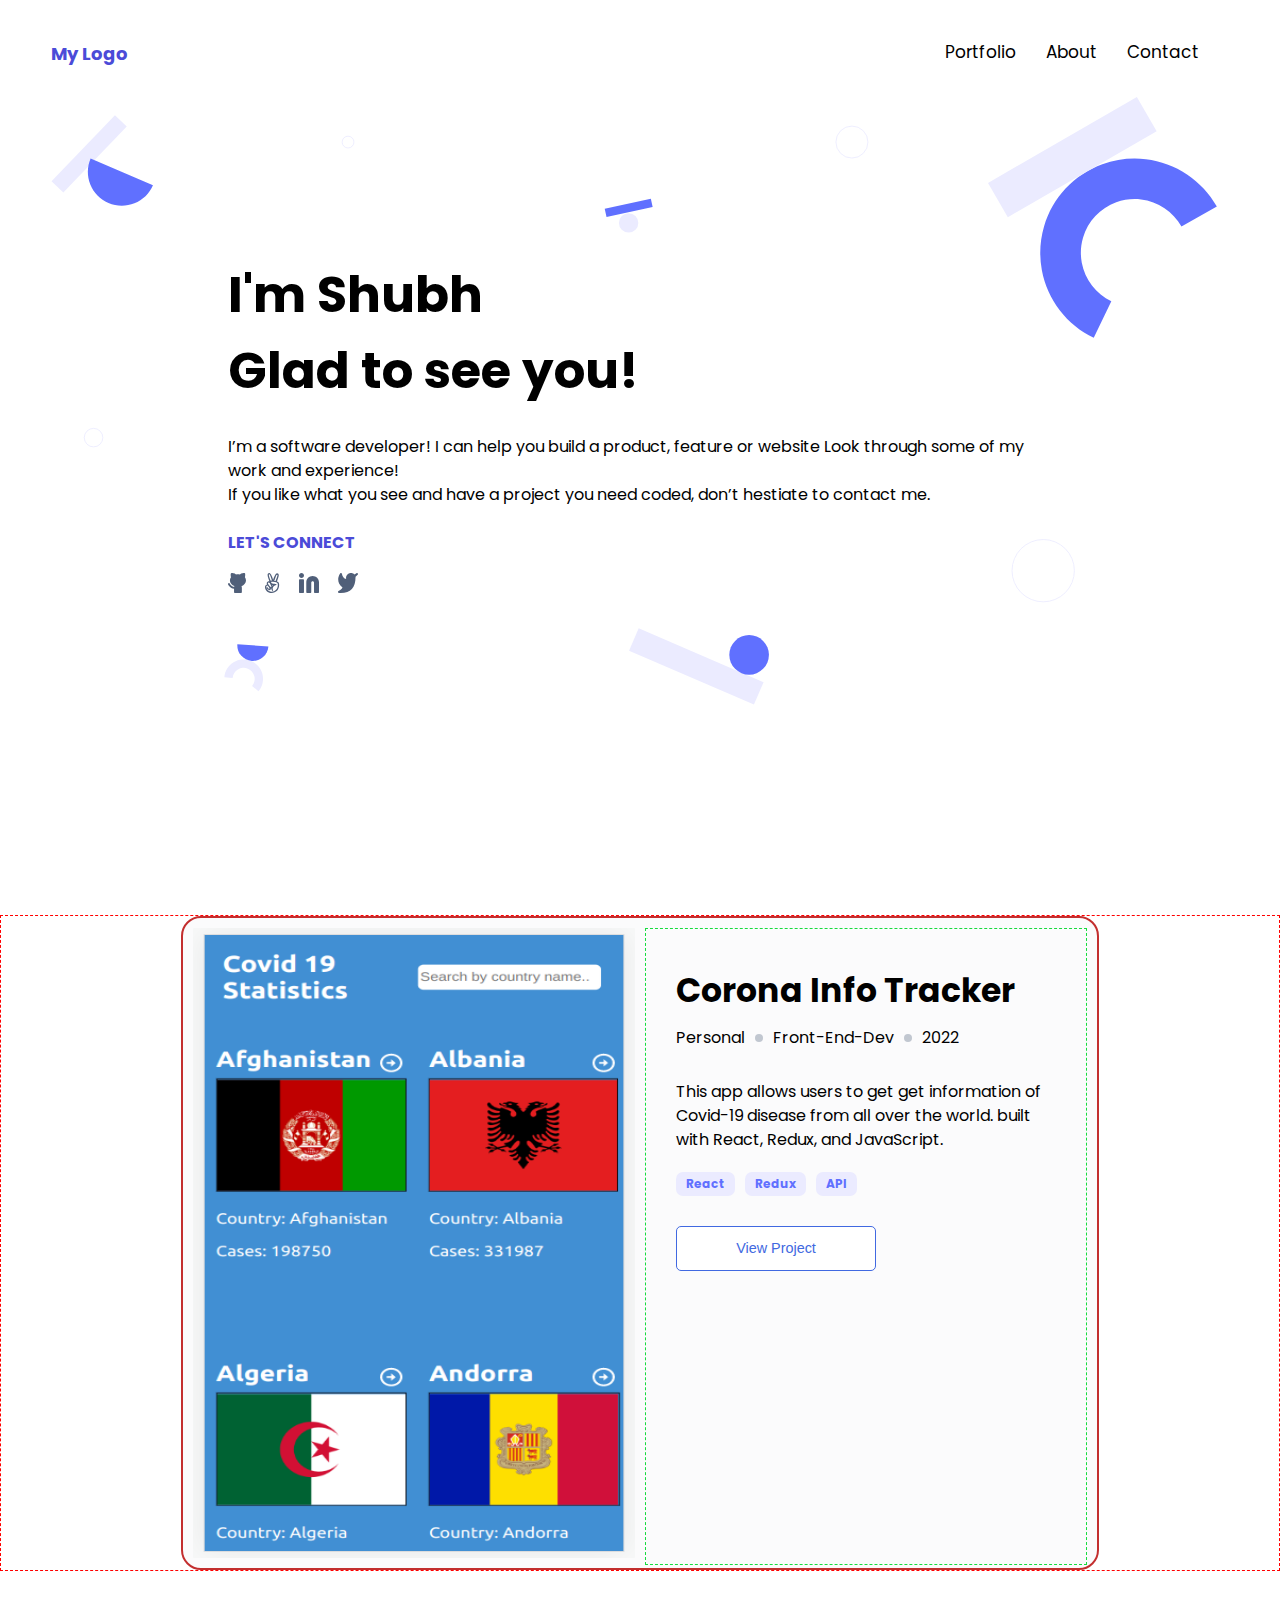
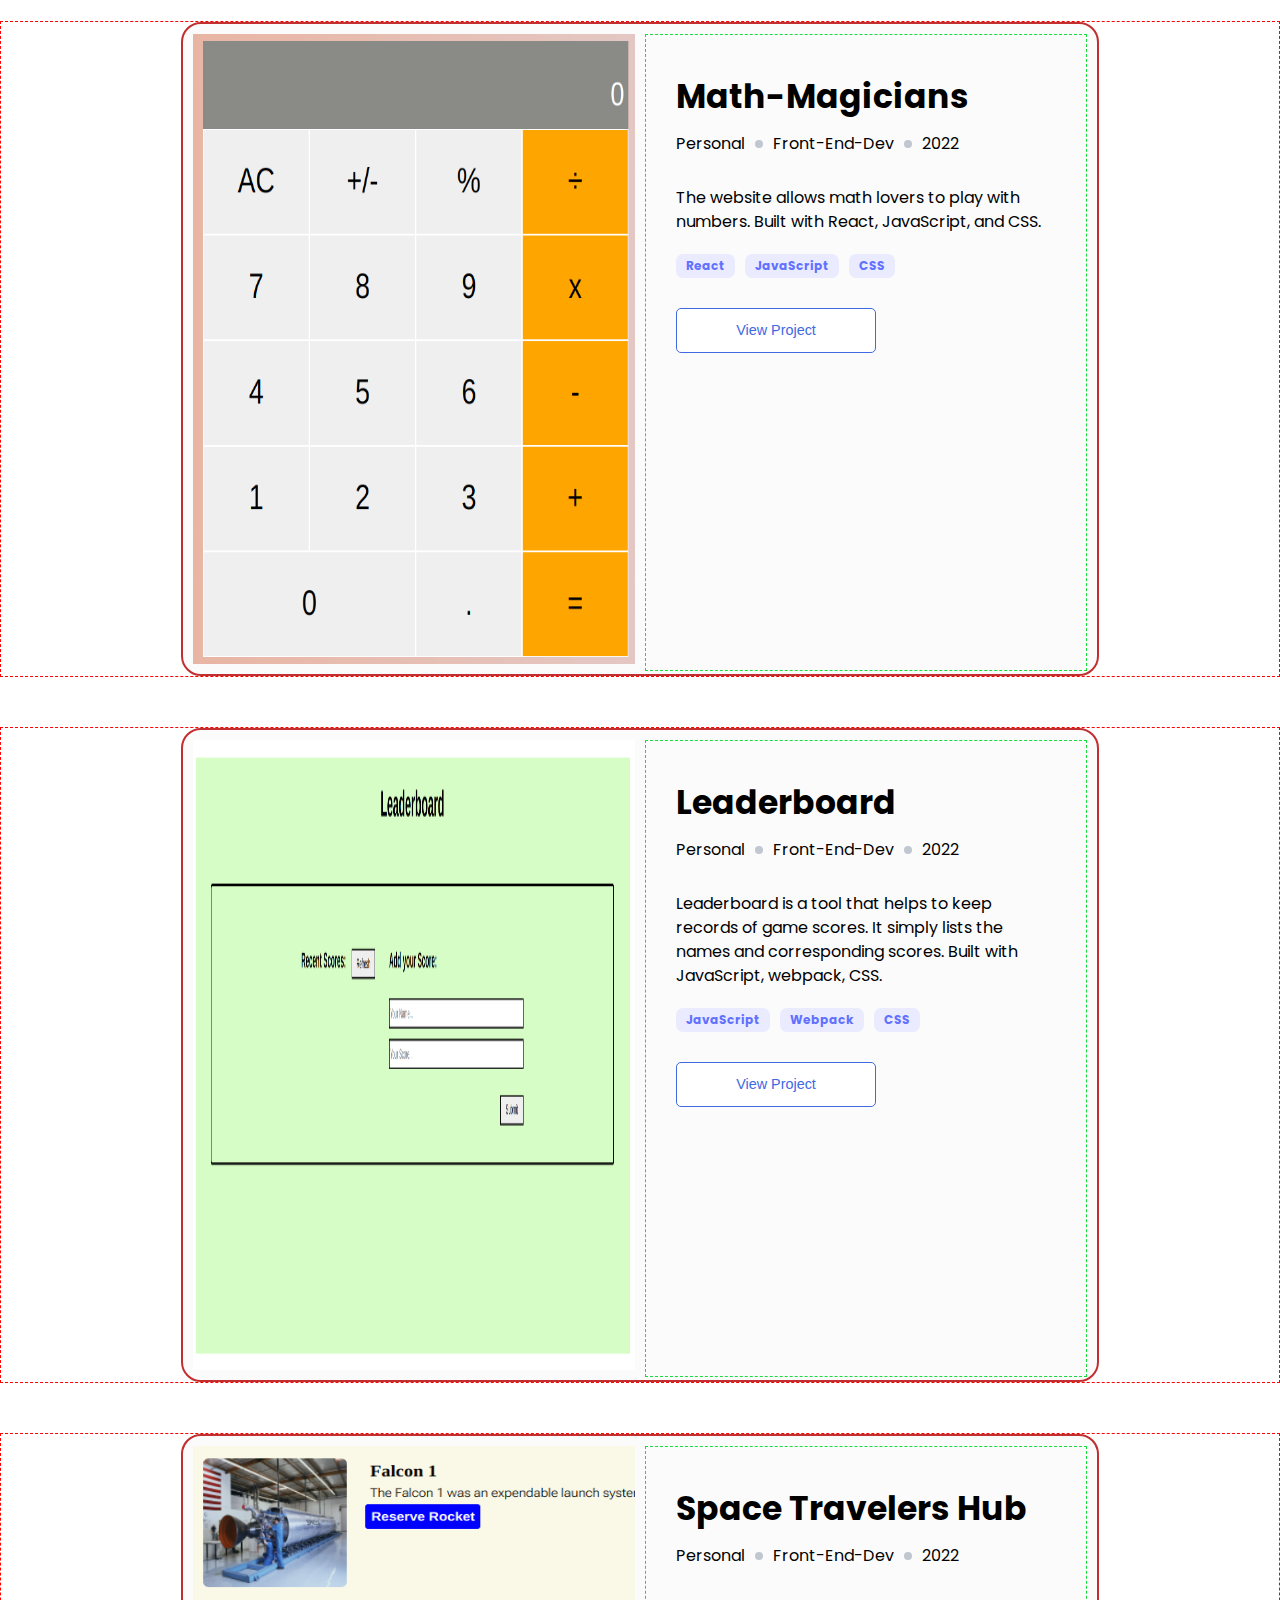
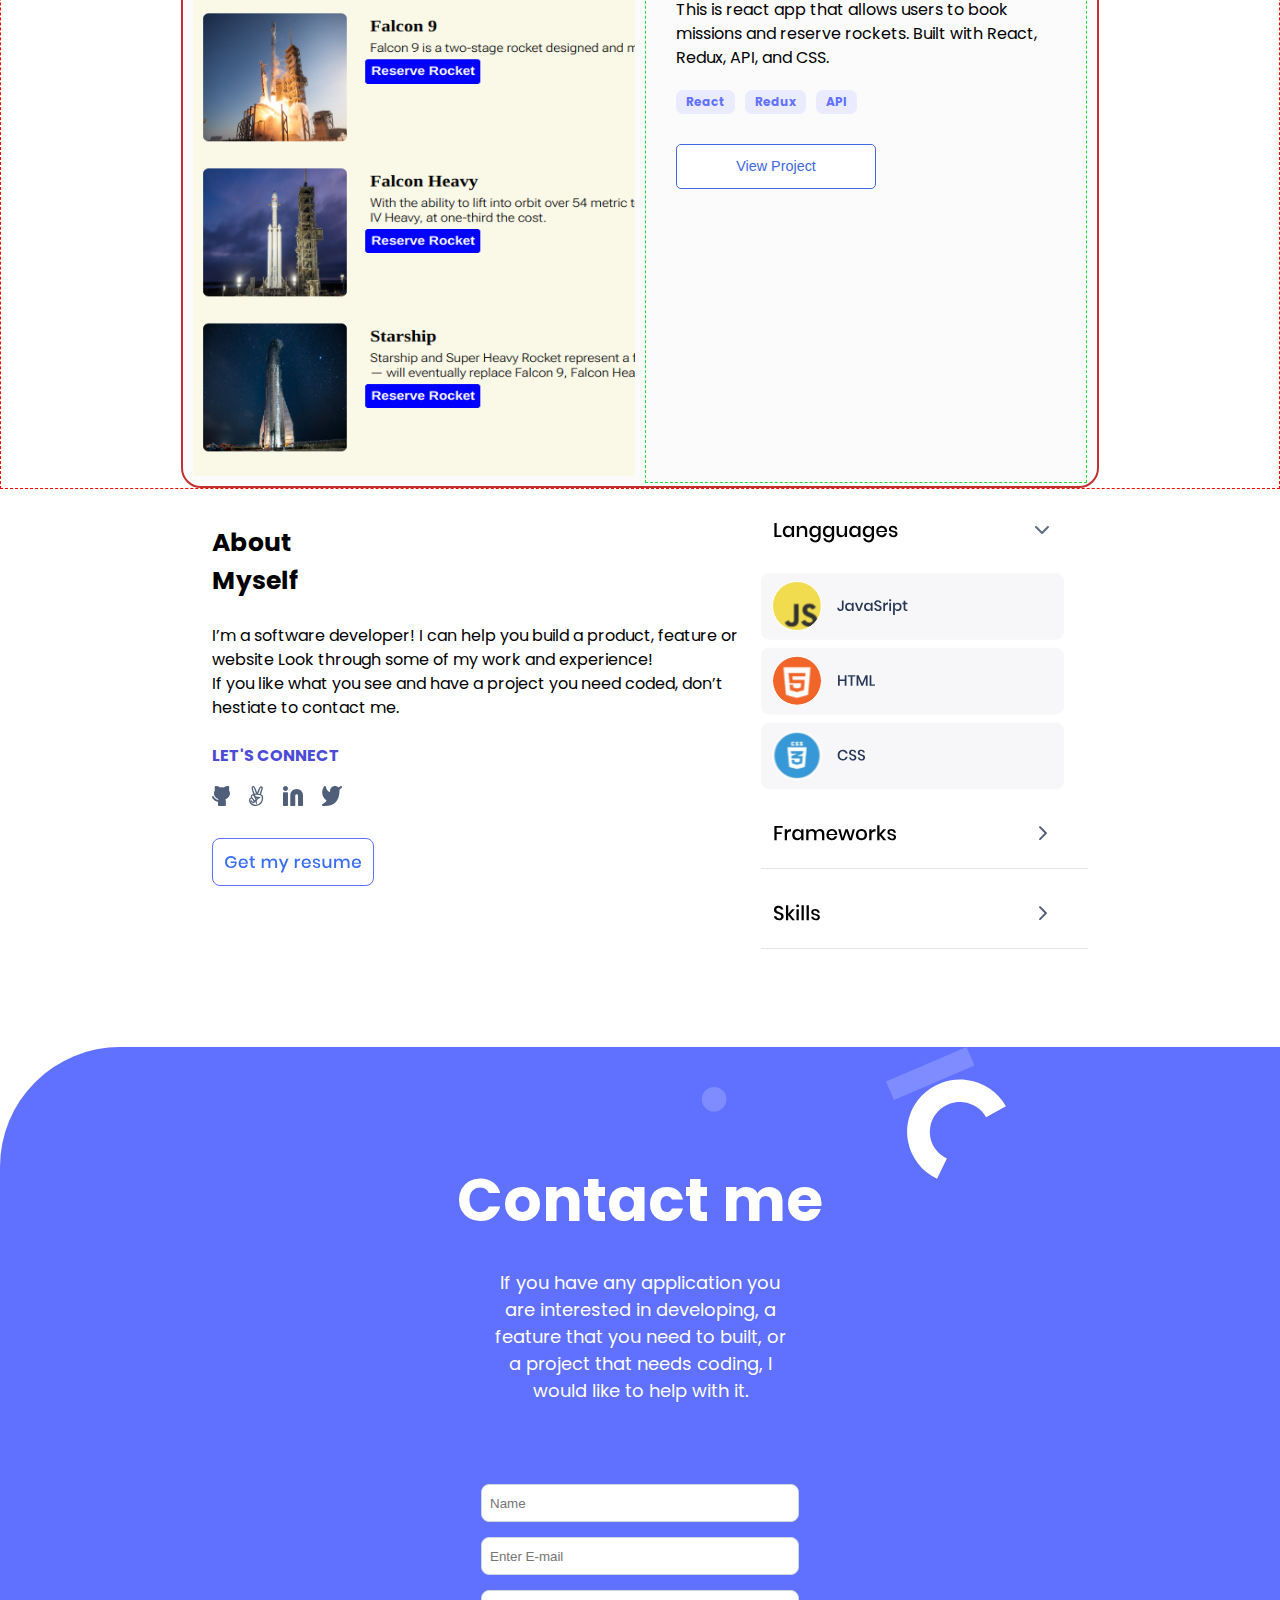
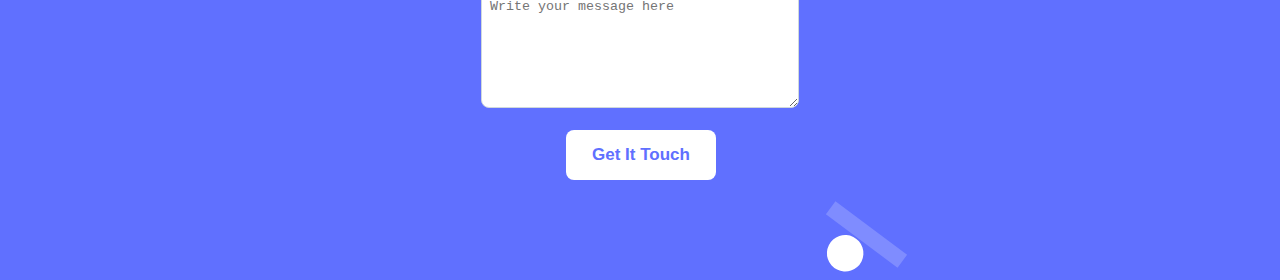
<file: index.html>
<!DOCTYPE html>
<html lang="en">
 <head>
  <meta charset="UTF-8">
  <script async src="https://www.googletagmanager.com/gtag/js?id=GA_MEASUREMENT_ID"></script>
  <style>
    @import url('https://fonts.googleapis.com/css2?family=Poppins:ital,wght@0,300;1,300&display=swap');
  </style>
 <script>
  window.dataLayer = window.dataLayer || [];
  function gtag(){window.dataLayer.push(arguments);}
  gtag('js', new Date());
  gtag('config', 'G-1QM5JJ3LGL');
 </script>
    <meta http-equiv="X-UA-Compatible" content="IE=edge">
    <meta name="viewport" content="width=device-width, initial-scale=1.0">
    <meta name="Author" content="Shubh M Das">
    <link rel="stylesheet" href="style.css">
    <link rel="stylesheet" href="modalMobile.css">
    <link rel="stylesheet" href="media.css">
    <link rel="stylesheet" href="modalDesktop.css">
    <title>Shubh | portfolio</title>
 </head>

 <body>
   <header class="main-header">
     <div class="container">
       <div id="branding" class="my-logo">
        <a href="./index.html">My Logo</a>
       </div>
       <nav>
         <ul class="main-nav">
           <li><a class="link-1 link-3" href="#project_sec">Portfolio</a></li>
           <li><a class="link-1 link-4" href="#about_sec">About</a></li>
           <li><a class="link-1 link-5" href="#contact_sec">Contact</a></li>
         </ul>
       </nav>
        <div class="hamburger">
          <div class="line"></div>
          <div class="line"></div>
          <div class="line"></div>
        </div>
      </div> 
    </header> 
    <div class="mobile-ham-menu-pop hidden">
      <div class="d-flex">
      <div class="hidden-nav">
        <ul class="hidden-nav-list">
          <li><a class="link-modal" href="#branding">Home</a></li>
          <li><a class="link-modal" href="#project_sec">Portfolio</a></li>
          <li><a class="link-modal" href="#about_sec">About</a></li>
          <li><a class="link-modal" href="#contact_sec">Contact</a></li>
        </ul>
      </div>
      <div class="cross-img">
        <img class="cross-image" src="./images/enabled-1-1.svg" alt="cross-img">
      </div>
    </div>
    </div>

    <section> 
   <div class="showcase">
   <div class="box-1">
     <h1>I'm Shubh <br>Glad to see you!</h1>
     <br>
     <p>I’m a software developer! I can help you build a product,
            feature or website Look through some of my work and experience! <br>
            If you like what you see and have a project you need coded, don’t 
            hestiate to contact me.</p>
    <br>
    <h4 class="head4">LET'S CONNECT</h4>
      <div class="social-icon">
        <ul>
            <li><a href="#"><img src="./images/github.svg" alt="github"></a></li>
            <li><a href="#"><img src="./images/angellist.svg" alt="angellist"></a></li>
            <li><a href="#"><img src="./images/linkedin.svg" alt="linkedin"></a></li>
            <li><a href="#"><img src="./images/twitter.svg" alt=""></a></li>
        </ul>
     </div> 
    </div>
    </div> 
    </section>
    <div class="project-section"></div>
    <div class="overlay hidden"></div>
   <div class="showcase-2" id="about_sec">
    <aside class="sidebar">
    <h2>About <br>Myself</h2>
    <br>
    <p>I’m a software developer! I can help you build a product,
           feature or website Look through some of my work and experience! <br>
           If you like what you see and have a project you need coded, don’t 
           hestiate to contact me.</p>
   <br>
   <h4>LET'S CONNECT</h4>
     <div class="social-icon">
       <ul>
           <li><a href="https://github.com/Shubh-Dev" target="_blank"><img src="./images/github.svg" alt="github"></a></li>
           <li><a href="https://angel.co/u/shubh-dev" target="_blank"><img src="./images/angellist.svg" alt="angellist"></a></li>
           <li><a href="https://www.linkedin.com/in/shubhscb/" target="_blank"><img src="./images/linkedin.svg" alt="linkedin"></a></li>
           <li><a href="https://twitter.com/Shubh_M_das" target="_blank"><img src="./images/twitter.svg" alt=""></a></li>
       </ul>
    </div> 
    <div class="button-2">
     <a href="./index.html"><img src="./images/button-2.svg" alt="button"></a>
    </div>
   </aside>
   <aside class="sidebar">
    <div class="skill-set">
      <ul>
        <li><img src="./images/frame7.svg" alt="icon"></li>
        <li><img src="./images/Frame9jS.svg" alt="jS"></li>
        <li><img src="./images/Frame10.svg" alt="html"></li>
        <li><img src="./images/Frame11.svg" alt="css"></li>
        <li><img src="./images/Frame8.svg" alt="Framework"></li>
        <li><img src="./images/Frame12.svg" alt="Skills"></li>
      </ul>
    </div>
   </aside>
   </div>
   <!-- </section>  -->
   <footer class="contact-main" id="contact_sec">
    <div class="contact-me">
      <div class="text-contact">
        <h2>Contact me</h2>
        <br>
        <p>If you have any application you are interested in developing, a feature that you
          need to built, or a project that needs coding, I would like to help with it.</p>
      </div>
      <div class="form">
        <form id="my-form" action="https://formspree.io/f/mknyrjvn" method="post">
        <ul>
          <li><input class="name-input" type="text" maxlength="30" placeholder="Name" required></li>
          <li><input id="my-email" type="email" placeholder="Enter E-mail" required></li>
          <li><textarea class="message-input" name="msg" placeholder="Write your message here" maxlength="500" required></textarea></li>
          <li><input id="submit-button" type="submit" value="Get It Touch"></li>
          <li><span id="error-mes"></span></li>
        </ul>
      </form>
      </div>
     </div>
    </footer> 
    <script src="script.js" type="module"></script> 
    <script src="storage.js"></script>
</body>
</html>
</file>
<file: style.css>
body {
  font: 16px/1.5 'Poppins', Arial, Helvetica, sans-serif;
  overflow: scroll;
}

* {
  text-decoration: none;
  list-style: none;
  margin: 0;
  padding: 0;
}

.overlay {
  width: 100%;
  height: 100%;
  background: rgba(0, 0, 0, 0.5);
  position: fixed;
  top: 0;
  left: 0;
  z-index: 1;
}

.card {
  gap: 10px;
  margin: 0 15px 5rem 15px;
  border: 1px solid #dfe1e6;
  padding: 10px;
  border-radius: 7px;
  background: #fbfbfc;
}

.credentials {
  display: flex;
  gap: 10px;
}

.technology {
  display: flex;
  gap: 10px;
  color: #6070ff;
}

.hidden {
  display: none;
}

.mobile-ham-menu-pop {
  position: fixed;
  top: 0;
  right: 0;
  background-color: #6070fff1;
  width: 100vw;
  height: 100vh;
  justify-content: space-between;
}

.d-flex {
  display: flex;
  justify-content: space-between;
}

.hidden-nav-list {
  margin-left: 20px;
  margin-top: 15vh;
}

.link-modal {
  font-size: 35px;
  font-weight: 600;
  padding-top: 30px;
  color: #fff;
  cursor: pointer;
}

.cross-image {
  width: 60px;
  height: auto;
  cursor: pointer;
}

.corona-img {
  width: 100%;
  min-height: 70vh;
}

.hamburger {
  cursor: pointer;
  position: absolute;
  top: 40px;
  right: 20px;
}

.hamburger.active {
  display: none;
}

.cross-img {
  margin-top: 25px;
}

.cross-img img {
  cursor: pointer;
}

.main-header.active {
  background-color: #6070ff;
  position: fixed;
  top: 0;
  right: 0;
  height: 100vh;
  width: 100vw;
  opacity: 0.95;
}

#branding a {
  font-size: 18px;
  font-weight: bold;
  color: rgb(75, 75, 216);
}

.main-nav {
  display: flex;
  visibility: hidden;
}

.main-nav.active {
  visibility: visible;
  display: flex;
  flex-direction: column;
  color: white;
  padding-left: 20px;
  padding-top: 20px;
}

.project-section {
  display: grid;
}

/* .main-nav.active .link-1 {
  font-size: 35px;
  color: #fff;
} */

.my-logo.active {
  display: none;
}

.line {
  width: 22px;
  height: 2px;
  background-color: rgb(39, 42, 206);
  margin: 5px 0;
  border-radius: 2px;
}

.container {
  margin: auto;
  padding-top: 40px;
  width: 92%;
  height: auto;
  display: flex;
  justify-content: space-between;
}

.box-1 {
  margin: 7vh auto 4vh auto;
}

.showcase {
  display: flex;
  flex-direction: column;
  align-items: flex-start;
  width: 92%;
  padding-top: 100px;
  border-bottom-left-radius: 100px;
  margin: auto auto 20vh auto;
  background-image: url(./images/header-shapes-mobile.svg);
  background-size: 100% 100%;
  background-repeat: no-repeat;
}

.showcase h1 {
  font-size: 50px;
  font-weight: bold;
  line-height: normal;
  display: flex;
  flex-wrap: nowrap;
}

.showcase p {
  margin-top: 0.25vh;
}

h4 {
  color: rgb(75, 75, 216);
  margin-bottom: 18px;
  font-weight: bold;
}

.social-icon li {
  display: inline;
  padding-right: 15px;
}

.project-1 {
  width: 92%;
  margin: 15vh auto 15vh auto;
  display: grid;
  row-gap: 10px;
}

.grid-2 {
  display: grid;
  row-gap: 10px;
}

.main-skill ul {
  display: flex;
  flex-direction: row;
  margin: 8px auto;
}

.main-text p {
  font-size: 14px;
}

.main-skill ul li {
  padding-right: 10px;
}

button {
  width: 45%;
  height: 45px;
  background-color: white;
  color: royalblue;
  border: 1px solid royalblue;
  border-radius: 5px;
  font-size: 90%;
  margin-top: 10px;
}

.showcase-2 {
  display: flex;
  flex-direction: column;
  align-items: flex-start;
  width: 92%;
  margin: auto auto 10vh auto;
}

.showcase-2 h2 {
  font-size: 50px;
  line-height: normal;
  display: flex;
  flex-wrap: nowrap;
}

.project-details {
  display: flex;
  flex-direction: column;
  gap: 10px;
  margin-top: 7px;
}

.button-2 {
  margin-top: 25px;
}

.contact-main {
  width: 100%;
  height: auto;
  border-top-left-radius: 120px;
  background-color: #6070ff;
  background-image: url(./images/contact-shape.svg);
  background-repeat: no-repeat;
  background-size: 70% 100%;
  background-position-x: right;
}

.contact-me {
  display: flex;
  flex-direction: column;
  width: 92%;
  height: auto;
  padding-top: 200px;
  margin: auto;
}

.text-contact {
  display: flex;
  flex-direction: column;
  justify-content: center;
}

.text-contact h2 {
  color: #fff;
  text-align: center;
  font-size: 60px;
}

.text-contact p {
  padding-bottom: 20px;
  width: 80%;
  height: auto;
  margin: auto;
  color: #fff;
  text-align: center;
  font-size: 18px;
}

.form {
  width: 100%;
  margin-top: 60px;
  margin-bottom: 40px;
}

.form ul {
  display: grid;
  grid-template-rows: auto;
  row-gap: 15px;
  justify-content: center;
  margin: auto;
}

input[type=text],
input[type=email] {
  width: 88vw;
  height: 48px;
  border: 1px solid #cfd8dc;
  border-radius: 8px;
  padding: 8px;
}

textarea {
  width: 88vw;
  height: 170px;
  border: 1px solid #cfd8dc;
  border-radius: 8px;
  margin: auto;
  padding: 8px;
}

input[type=submit] {
  background-color: #fff;
  border-radius: 8px;
  border: none;
  padding: 12px 16px;
  color: #6070ff;
  font-weight: 700;
  font-size: 17px;
  line-height: 24px;
  margin-bottom: 0;
}

input[type=submit]:hover {
  background-color: #79f798;
  color: #fff;
}

.project-modal-section {
  background-color: #6070ff;
  width: 90%;
  height: 90%;
  display: none;
}

/*
.container-modal {
  display: none;
}

.container-modal.active {
  display: block;
  width: 100vw;
  height: 100vh;
  top: 0;
  right: 0;
  background-color: lightgrey;
  margin: auto;
  position: fixed;
}

.inner-container {
  width: 89%;
  height: auto;
  display: flex;
  flex-direction: column;
  gap: 10px;
  border-radius: 20px;
  margin: auto;
  background-color: #fff;
  margin-top: 5vh;
  padding: 5vh 10px 5vh 10px;
}

.main-container-head {
  display: flex;
  justify-content: space-between;
}

.popup-button-container {
  display: flex;
  justify-content: space-between;
}

.container-desktop-modal {
  display: none;
}

#error-mes {
  color: red;
  font-size: 20px;
  font-weight: 500;
  font-family: Inter, sans-serif;
  margin-top: -60px;
  width: 100%;
}

*/
</file>
<file: modalMobile.css>
.modal-content {
  position: fixed;
  top: 0;
  right: 0;
  width: 95vw;
  height: 90vh;
  background: #fff;
  overflow: scroll;
  margin-top: 40px;
  margin-right: 8px;
  border-radius: 10px;
  z-index: 1;
}

.modal-header-top {
  display: flex;
  justify-content: space-between;
  align-items: center;
  padding: 15px;
}

.modal-title {
  font-size: 26px;
}

.modal-header-top .close-btn {
  width: 50px;
  height: auto;
  cursor: pointer;
}

.modal-header-bottom {
  display: flex;
  gap: 10px;
  padding-left: 15px;
}

.main-image {
  width: 95%;
  height: 40vh;
  margin: 21px auto auto 10px;
  border-radius: 10px;
}

.modal-text {
  margin: 15px 12px auto 10px;
  font-size: 16px;
  font-weight: 500;
  color: #000;
  text-align: justify;
}

.modal-technologies {
  display: flex;
  gap: 10px;
  margin: 20px auto auto 10px;
}

.blue-padding {
  padding: 3px 10px;
  background-color: #ebebff;
  border-radius: 7px;
  font-size: 12px;
}

.modal-btns {
  display: flex;
  justify-content: space-around;
  margin: 20px auto 30px 10px;
}

.modal-btn {
  width: 150px;
  height: 40px;
  border: 1px solid #6070ff;
  border-radius: 7px;
  font-size: 15px;
  font-weight: 600;
  cursor: pointer;
  display: flex;
  align-items: center;
  justify-content: space-evenly;
  color: #6070ff;
}

.thin-line {
  width: 95%;
  height: 1px;
  background-color: #ebecf0;
  margin: 20px auto 0 auto;
}
</file>
<file: media.css>
@media (min-width: 922px) {
  .card {
    display: grid;
    grid-template-columns: 1fr 1fr;
    width: 70%;
    height: 70vh;
    margin: auto;
    border-radius: 20px;
    border: 2px solid #c32f2f;
  }

  .project {
    margin-bottom: 50px;
    border: 1px dashed red;
  }

  .project-info {
    padding: 30px;
    border: 1px dashed rgb(23, 220, 62);
  }

  .description-desktop-version {
    margin-top: 20px;
  }

  .technology {
    margin-top: 10px;
  }

  .btn {
    margin-top: 20px;
    width: 200px;
  }

  .main-nav {
    visibility: visible;
    float: right;
  }

  .container-modal.active {
    display: none;
  }

  nav ul li {
    padding-right: 30px;
  }

  nav ul li a {
    color: #000;
    font-size: 17px;
  }

  nav ul li a:hover {
    color: #6070ff;
  }

  .project-img {
    width: 100%;
    height: 100%;
    border-radius: 20px 0 0 20px;
  }

  .corona-img {
    width: 100%;
    height: 180px;
  }

  .main-name {
    font-size: 33px;
  }

  .hamburger {
    visibility: hidden;
  }

  .cross-img {
    display: none;
  }

  .showcase {
    background-image: url(./images/desktop-eaderBg.svg);
    background-size: 100% 100%;
  }

  section .box-1 {
    width: 70%;
    margin: auto;
    margin-top: 10vh;
    margin-bottom: 15vh;
  }

  .project-title-1 {
    display: flex;
    justify-content: center;
    width: 65%;
    margin: 10vh auto;
    background-color: #f8f8f8;
    padding-top: 20px;
    border-radius: 10px;
  }

  .project-title-2 {
    display: flex;
    justify-content: center;
    flex-direction: row-reverse;
    width: 65%;
    margin: 10vh auto;
    background-color: #f8f8f8;
    padding-top: 20px;
    border-radius: 10px;
  }

  .sidebar {
    display: grid;
    grid-auto-rows: min-content;
    row-gap: -0.25vh;
    margin-top: -5vh;
    padding-left: 20px;
  }

  .button-1 {
    margin-top: -5px;
  }

  .grid-1 {
    padding: 0 2vw;
  }

  .main-role img {
    width: auto;
    height: 25px;
  }

  .showcase-2 {
    width: 70%;
    display: flex;
    flex-direction: row;
    justify-content: center;
  }

  .sidebar h2 {
    font-size: 25px;
    margin-top: 30px;
  }

  .button-2 img:hover {
    transform: scale(1.09);
  }

  .contact-me {
    width: 30%;
    padding-top: 12vh;
    padding-bottom: 5vh;
  }

  .form ul li input {
    width: 300px;
    height: 20px;
  }

  .form ul li textarea {
    width: 300px;
    height: 100px;
  }

  .form ul li #submit-button {
    width: 150px;
    height: 50px;
    position: relative;
    margin-left: 5em;
  }

  #branding:hover {
    transform: rotate(360deg);
    transition-duration: 1.5s;
    transition-timing-function: ease-out;
  }

  .main-image img:hover {
    transform: scale(1.1);
  }

  #form-instruction:hover {
    transform: translate(10px);
  }

  .main-desktop-head-container {
    display: flex;
    justify-content: space-between;
  }

  .main-container-body-desktop {
    display: flex;
    flex-direction: column;
  }

  .flex-container-desktop {
    display: flex;
    gap: 20px;
  }

  .side-bar {
    display: flex;
    flex-direction: column;
    gap: 10px;
  }

  .button-desktop-popup-flex {
    display: flex;
    justify-content: flex-start;
    gap: 10px;
  }

  .container-desktop-modal {
    display: none;
  }

  .container-desktop-modal.active {
    display: block;
    width: 100vw;
    height: 100vh;
    margin: auto;
    top: 0;
    right: 0;
    position: fixed;
  }

  .inner-desktop-container {
    width: 94%;
    height: 96%;
    background: #fff;
    padding: 6vh 7vw 0 3vw;
    margin-top: -20px;
  }

  .skill-list-img {
    width: 15vw;
    height: auto;
  }

  .skill-tag-img-container {
    display: flex;
    flex-direction: column;
    gap: 10px;
  }

  .para-container-desktop-popup {
    width: 65%;
  }

  .popup-cross-desktop {
    cursor: pointer;
  }

  .btp-1 {
    width: 15vw;
  }

  .btp-2 {
    width: 15vw;
  }
}
</file>
<file: modalDesktop.css>
@media (min-width: 922px) {
  .desktop-modal-details {
    display: grid;
    grid-template-columns: 2fr 1fr;
  }

  .modal-details-and-btns {
    display: flex;
    flex-direction: column;
    justify-content: flex-start;
  }

  .modal-btns {
    display: flex;
    gap: 1rem;
  }
}
</file>
